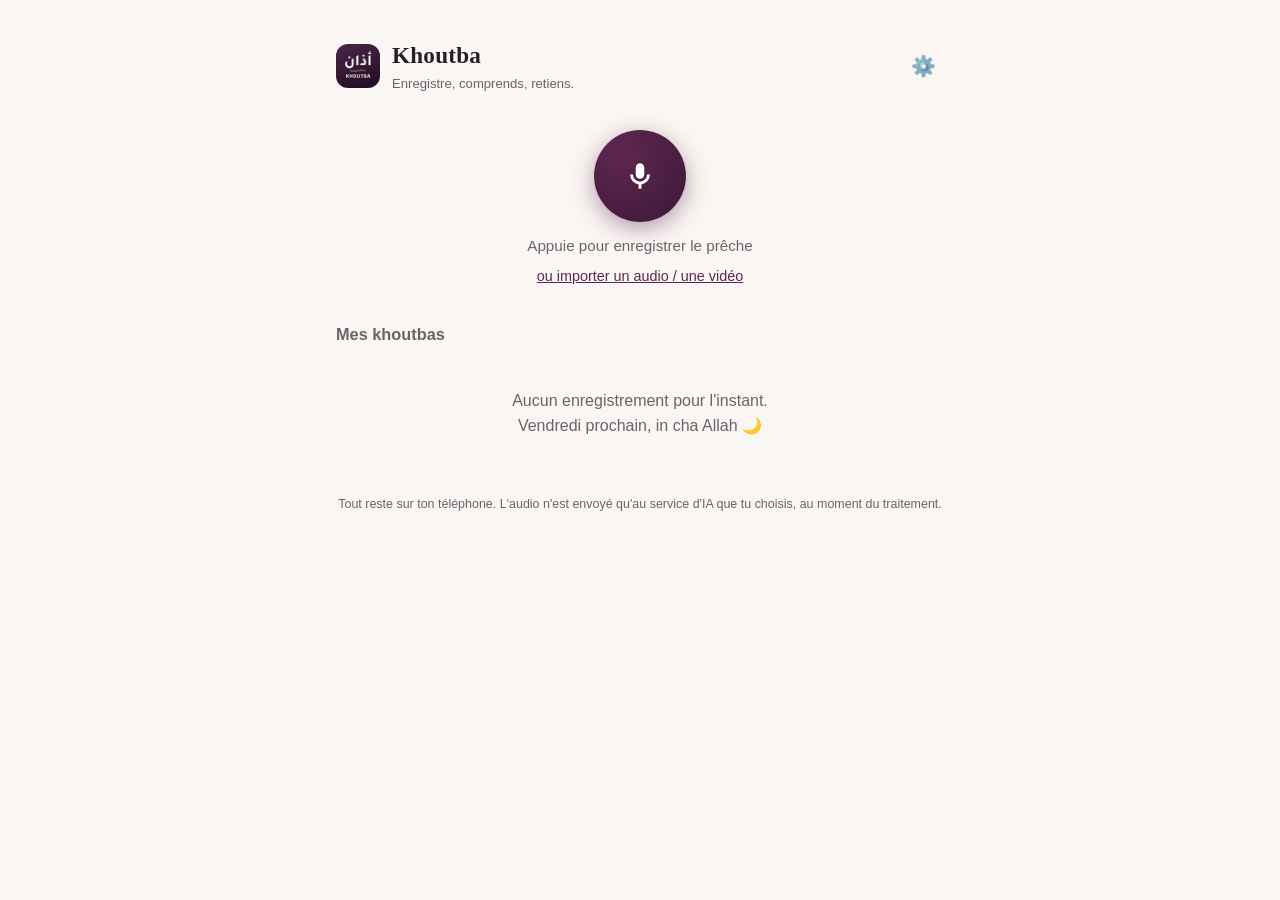
<file: index.html>
<!DOCTYPE html>
<html lang="fr">
<head>
  <meta charset="utf-8" />
  <meta name="viewport" content="width=device-width, initial-scale=1, viewport-fit=cover" />
  <title>Khoutba — enregistre, comprends, retiens</title>
  <meta name="description" content="Enregistre le prêche du vendredi à la mosquée, puis obtiens la transcription arabe, la traduction française et un résumé clair. Tout reste sur ton téléphone." />
  <meta name="theme-color" content="#5e2751" />
  <link rel="manifest" href="manifest.webmanifest" />
  <link rel="icon" href="icons/icon-192.png" type="image/png" />
  <link rel="apple-touch-icon" href="icons/apple-touch-icon.png" />
  <meta name="apple-mobile-web-app-capable" content="yes" />
  <meta name="apple-mobile-web-app-status-bar-style" content="default" />
  <meta name="apple-mobile-web-app-title" content="Khoutba" />
  <link rel="stylesheet" href="css/app.css" />
</head>
<body>
  <main id="app" aria-live="polite">
    <p class="chargement">Chargement…</p>
  </main>

  <!-- Voile plein écran pendant l'enregistrement -->
  <div id="voile-enregistrement" class="voile" role="dialog" aria-label="Enregistrement en cours">
    <div class="panneau-enregistrement">
      <div class="point-rouge" aria-hidden="true"></div>
      <p class="titre-enregistrement">Enregistrement en cours</p>
      <div id="chrono" class="chrono">0:00</div>
      <canvas id="vumetre" width="288" height="56" aria-hidden="true"></canvas>
      <p class="conseil-ecran">Garde l'écran allumé et l'app ouverte pendant le prêche.</p>
      <div class="commandes">
        <button id="btn-annuler" class="btn-secondaire">Annuler</button>
        <button id="btn-pause" class="btn-secondaire">Pause</button>
        <button id="btn-stop" class="btn-stop">Terminer</button>
      </div>
    </div>
  </div>

  <div id="toast" class="toast" role="status"></div>

  <script type="module" src="js/app.js"></script>
</body>
</html>
</file>
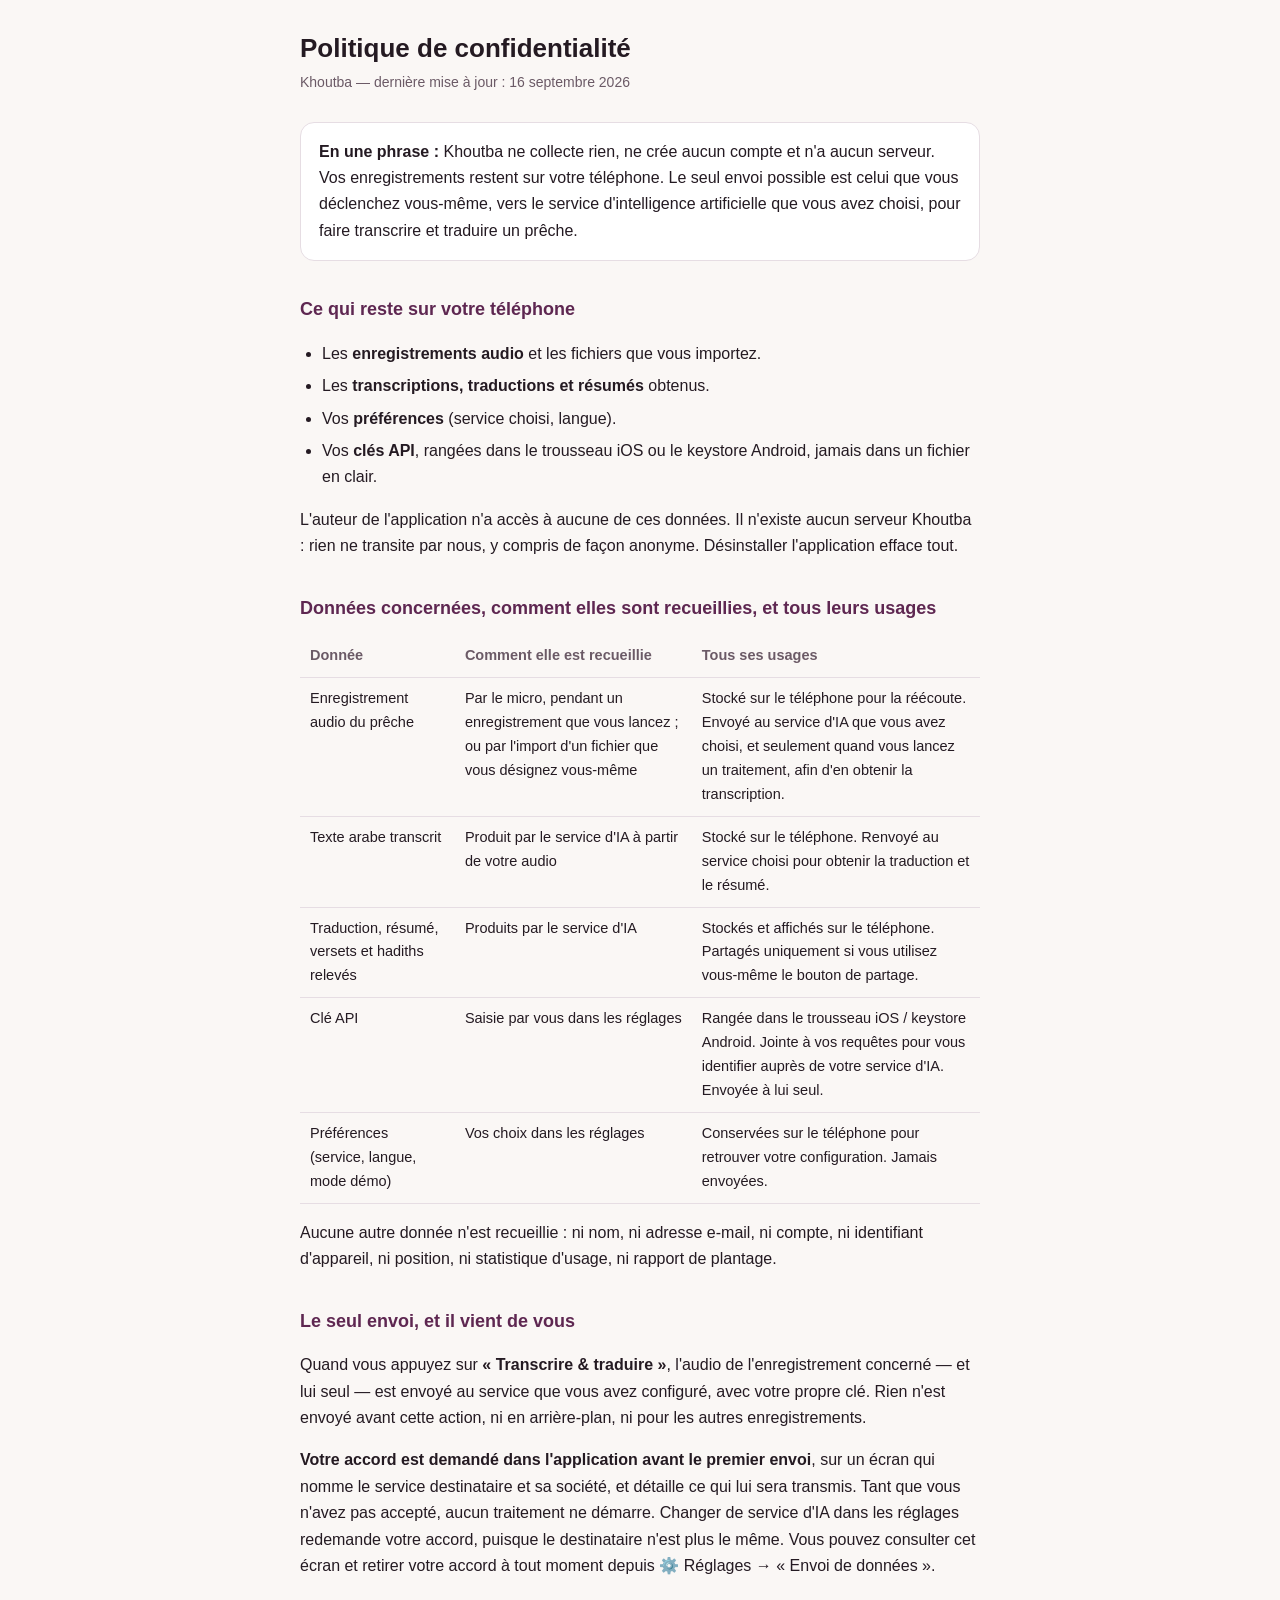
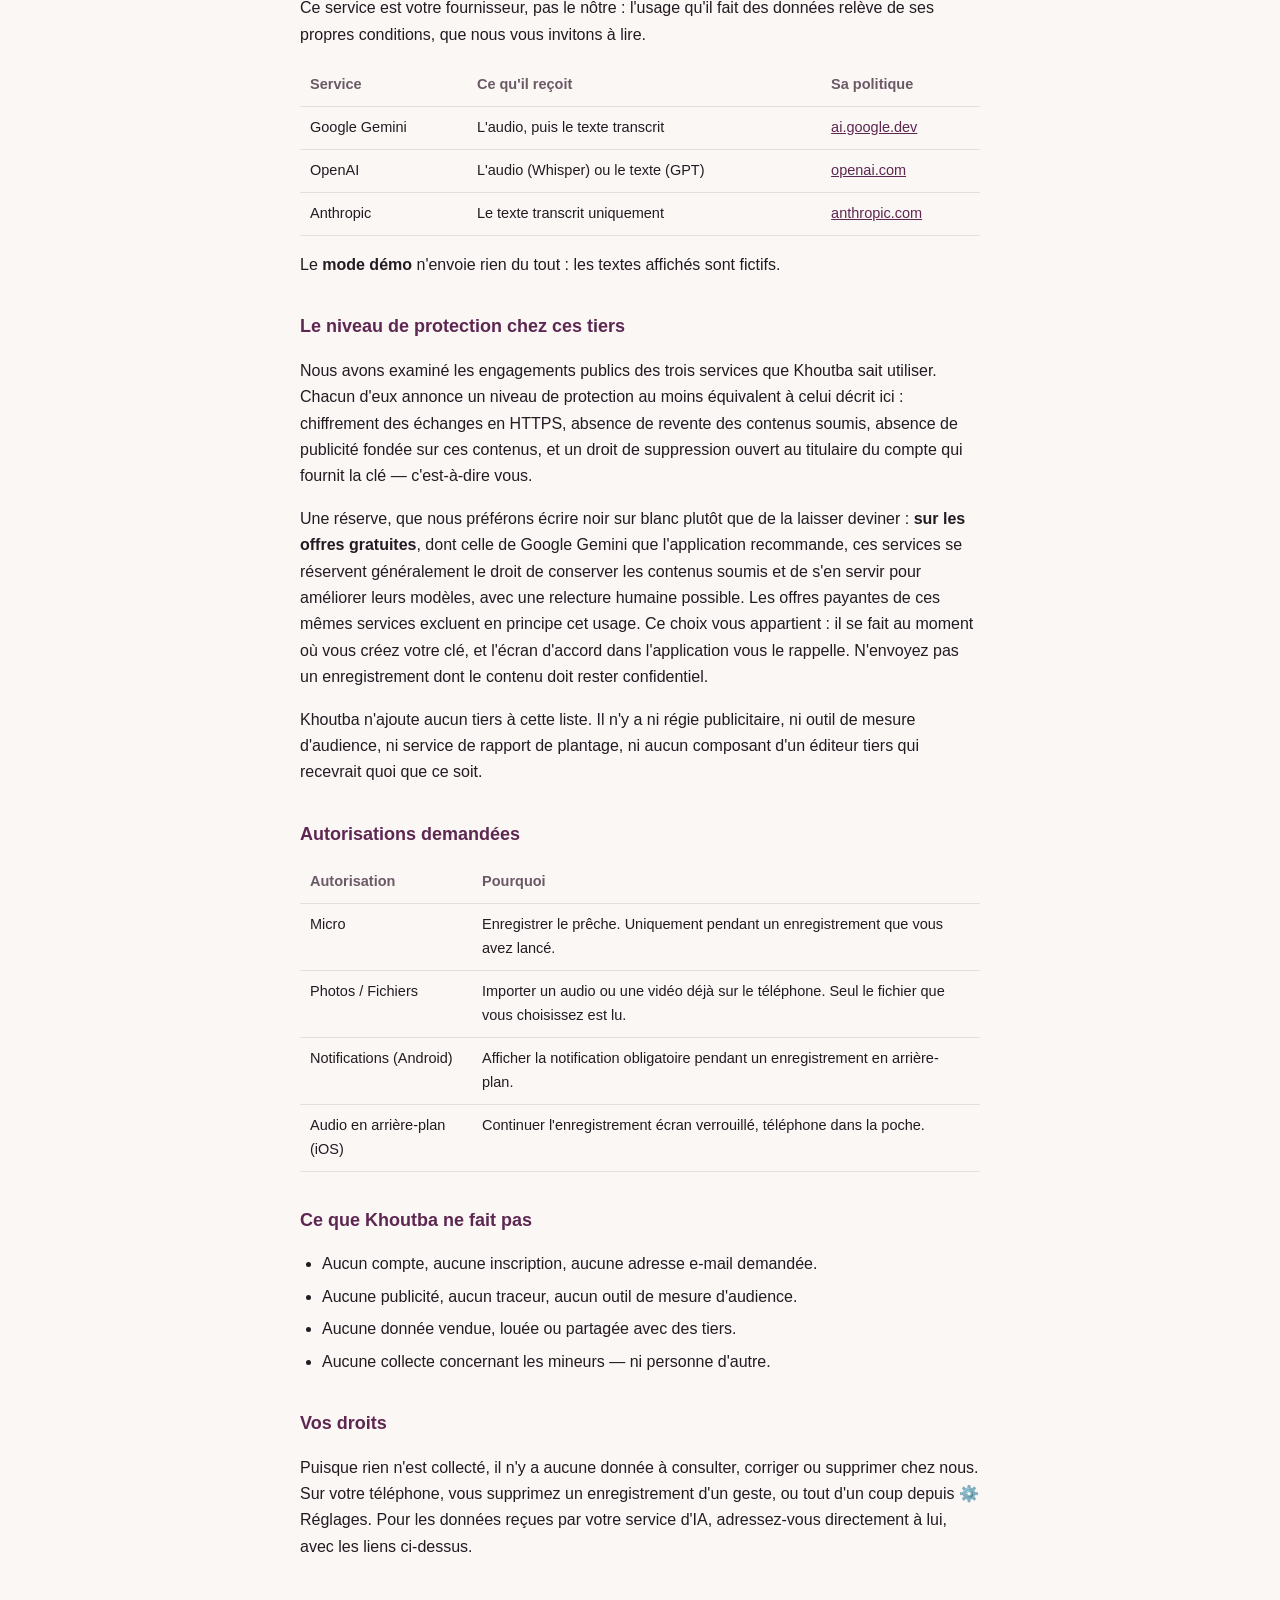
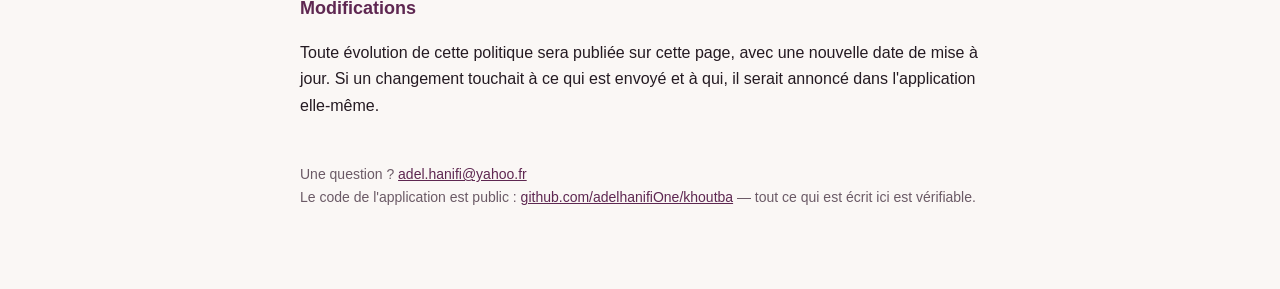
<file: privacy.html>
<!DOCTYPE html>
<html lang="fr">
<head>
  <meta charset="utf-8" />
  <meta name="viewport" content="width=device-width, initial-scale=1, viewport-fit=cover" />
  <title>Khoutba — Politique de confidentialité</title>
  <meta name="description" content="Ce que Khoutba fait de vos enregistrements : rien ne quitte le téléphone, sauf l'audio envoyé au service d'IA que vous choisissez, au moment où vous le demandez." />
  <meta name="theme-color" content="#5e2751" />
  <link rel="icon" href="icons/icon-192.png" type="image/png" />
  <style>
    :root {
      --fond: #faf7f5; --texte: #241a22; --doux: #6b5a66;
      --accent: #5e2751; --bord: #e6dde3; --carte: #fff;
    }
    @media (prefers-color-scheme: dark) {
      :root {
        --fond: #17111a; --texte: #ece6ea; --doux: #a897a4;
        --accent: #b87ba8; --bord: #2e2433; --carte: #221a26;
      }
    }
    * { box-sizing: border-box; }
    body {
      margin: 0; padding: 32px 20px 80px;
      font: 16px/1.65 -apple-system, BlinkMacSystemFont, "Segoe UI", Roboto, sans-serif;
      background: var(--fond); color: var(--texte);
    }
    main { max-width: 680px; margin: 0 auto; }
    h1 { font-size: 26px; line-height: 1.25; margin: 0 0 6px; }
    h2 { font-size: 18px; margin: 34px 0 10px; color: var(--accent); }
    .maj { color: var(--doux); font-size: 14px; margin: 0 0 28px; }
    .resume {
      background: var(--carte); border: 1px solid var(--bord);
      border-radius: 14px; padding: 16px 18px; margin: 0 0 8px;
    }
    ul { padding-left: 22px; }
    li { margin: 6px 0; }
    a { color: var(--accent); }
    footer { margin-top: 44px; font-size: 14px; color: var(--doux); }
    table { border-collapse: collapse; width: 100%; font-size: 14.5px; margin: 12px 0; }
    th, td { text-align: left; padding: 9px 10px; border-bottom: 1px solid var(--bord); vertical-align: top; }
    th { color: var(--doux); font-weight: 600; }
  </style>
</head>
<body>
<main>
  <h1>Politique de confidentialité</h1>
  <p class="maj">Khoutba — dernière mise à jour : 16 septembre 2026</p>

  <div class="resume">
    <strong>En une phrase :</strong> Khoutba ne collecte rien, ne crée aucun compte et n'a aucun
    serveur. Vos enregistrements restent sur votre téléphone. Le seul envoi possible est celui
    que vous déclenchez vous-même, vers le service d'intelligence artificielle que vous avez
    choisi, pour faire transcrire et traduire un prêche.
  </div>

  <h2>Ce qui reste sur votre téléphone</h2>
  <ul>
    <li>Les <strong>enregistrements audio</strong> et les fichiers que vous importez.</li>
    <li>Les <strong>transcriptions, traductions et résumés</strong> obtenus.</li>
    <li>Vos <strong>préférences</strong> (service choisi, langue).</li>
    <li>Vos <strong>clés API</strong>, rangées dans le trousseau iOS ou le keystore Android,
      jamais dans un fichier en clair.</li>
  </ul>
  <p>
    L'auteur de l'application n'a accès à aucune de ces données. Il n'existe aucun serveur
    Khoutba : rien ne transite par nous, y compris de façon anonyme. Désinstaller
    l'application efface tout.
  </p>

  <h2>Données concernées, comment elles sont recueillies, et tous leurs usages</h2>
  <table>
    <tr><th>Donnée</th><th>Comment elle est recueillie</th><th>Tous ses usages</th></tr>
    <tr>
      <td>Enregistrement audio du prêche</td>
      <td>Par le micro, pendant un enregistrement que vous lancez ; ou par l'import d'un
        fichier que vous désignez vous-même</td>
      <td>Stocké sur le téléphone pour la réécoute. Envoyé au service d'IA que vous avez
        choisi, et seulement quand vous lancez un traitement, afin d'en obtenir la
        transcription.</td>
    </tr>
    <tr>
      <td>Texte arabe transcrit</td>
      <td>Produit par le service d'IA à partir de votre audio</td>
      <td>Stocké sur le téléphone. Renvoyé au service choisi pour obtenir la traduction et
        le résumé.</td>
    </tr>
    <tr>
      <td>Traduction, résumé, versets et hadiths relevés</td>
      <td>Produits par le service d'IA</td>
      <td>Stockés et affichés sur le téléphone. Partagés uniquement si vous utilisez
        vous-même le bouton de partage.</td>
    </tr>
    <tr>
      <td>Clé API</td>
      <td>Saisie par vous dans les réglages</td>
      <td>Rangée dans le trousseau iOS / keystore Android. Jointe à vos requêtes pour vous
        identifier auprès de votre service d'IA. Envoyée à lui seul.</td>
    </tr>
    <tr>
      <td>Préférences (service, langue, mode démo)</td>
      <td>Vos choix dans les réglages</td>
      <td>Conservées sur le téléphone pour retrouver votre configuration. Jamais envoyées.</td>
    </tr>
  </table>
  <p>
    Aucune autre donnée n'est recueillie : ni nom, ni adresse e-mail, ni compte, ni identifiant
    d'appareil, ni position, ni statistique d'usage, ni rapport de plantage.
  </p>

  <h2>Le seul envoi, et il vient de vous</h2>
  <p>
    Quand vous appuyez sur <strong>« Transcrire &amp; traduire »</strong>, l'audio de
    l'enregistrement concerné — et lui seul — est envoyé au service que vous avez configuré,
    avec votre propre clé. Rien n'est envoyé avant cette action, ni en arrière-plan, ni pour
    les autres enregistrements.
  </p>
  <p>
    <strong>Votre accord est demandé dans l'application avant le premier envoi</strong>, sur un
    écran qui nomme le service destinataire et sa société, et détaille ce qui lui sera transmis.
    Tant que vous n'avez pas accepté, aucun traitement ne démarre. Changer de service d'IA dans
    les réglages redemande votre accord, puisque le destinataire n'est plus le même. Vous
    pouvez consulter cet écran et retirer votre accord à tout moment depuis
    ⚙️&nbsp;Réglages → « Envoi de données ».
  </p>
  <p>
    Ce service est votre fournisseur, pas le nôtre : l'usage qu'il fait des données relève de
    ses propres conditions, que nous vous invitons à lire.
  </p>
  <table>
    <tr><th>Service</th><th>Ce qu'il reçoit</th><th>Sa politique</th></tr>
    <tr>
      <td>Google Gemini</td><td>L'audio, puis le texte transcrit</td>
      <td><a href="https://ai.google.dev/gemini-api/terms">ai.google.dev</a></td>
    </tr>
    <tr>
      <td>OpenAI</td><td>L'audio (Whisper) ou le texte (GPT)</td>
      <td><a href="https://openai.com/policies/privacy-policy/">openai.com</a></td>
    </tr>
    <tr>
      <td>Anthropic</td><td>Le texte transcrit uniquement</td>
      <td><a href="https://www.anthropic.com/legal/privacy">anthropic.com</a></td>
    </tr>
  </table>
  <p>
    Le <strong>mode démo</strong> n'envoie rien du tout : les textes affichés sont fictifs.
  </p>

  <h2>Le niveau de protection chez ces tiers</h2>
  <p>
    Nous avons examiné les engagements publics des trois services que Khoutba sait utiliser.
    Chacun d'eux annonce un niveau de protection au moins équivalent à celui décrit ici :
    chiffrement des échanges en HTTPS, absence de revente des contenus soumis, absence de
    publicité fondée sur ces contenus, et un droit de suppression ouvert au titulaire du compte
    qui fournit la clé — c'est-à-dire vous.
  </p>
  <p>
    Une réserve, que nous préférons écrire noir sur blanc plutôt que de la laisser deviner :
    <strong>sur les offres gratuites</strong>, dont celle de Google Gemini que l'application
    recommande, ces services se réservent généralement le droit de conserver les contenus
    soumis et de s'en servir pour améliorer leurs modèles, avec une relecture humaine possible.
    Les offres payantes de ces mêmes services excluent en principe cet usage. Ce choix vous
    appartient : il se fait au moment où vous créez votre clé, et l'écran d'accord dans
    l'application vous le rappelle. N'envoyez pas un enregistrement dont le contenu doit rester
    confidentiel.
  </p>
  <p>
    Khoutba n'ajoute aucun tiers à cette liste. Il n'y a ni régie publicitaire, ni outil de
    mesure d'audience, ni service de rapport de plantage, ni aucun composant d'un éditeur tiers
    qui recevrait quoi que ce soit.
  </p>

  <h2>Autorisations demandées</h2>
  <table>
    <tr><th>Autorisation</th><th>Pourquoi</th></tr>
    <tr><td>Micro</td><td>Enregistrer le prêche. Uniquement pendant un enregistrement que vous avez lancé.</td></tr>
    <tr><td>Photos / Fichiers</td><td>Importer un audio ou une vidéo déjà sur le téléphone. Seul le fichier que vous choisissez est lu.</td></tr>
    <tr><td>Notifications (Android)</td><td>Afficher la notification obligatoire pendant un enregistrement en arrière-plan.</td></tr>
    <tr><td>Audio en arrière-plan (iOS)</td><td>Continuer l'enregistrement écran verrouillé, téléphone dans la poche.</td></tr>
  </table>

  <h2>Ce que Khoutba ne fait pas</h2>
  <ul>
    <li>Aucun compte, aucune inscription, aucune adresse e-mail demandée.</li>
    <li>Aucune publicité, aucun traceur, aucun outil de mesure d'audience.</li>
    <li>Aucune donnée vendue, louée ou partagée avec des tiers.</li>
    <li>Aucune collecte concernant les mineurs — ni personne d'autre.</li>
  </ul>

  <h2>Vos droits</h2>
  <p>
    Puisque rien n'est collecté, il n'y a aucune donnée à consulter, corriger ou supprimer chez
    nous. Sur votre téléphone, vous supprimez un enregistrement d'un geste, ou tout d'un coup
    depuis ⚙️ Réglages. Pour les données reçues par votre service d'IA, adressez-vous
    directement à lui, avec les liens ci-dessus.
  </p>

  <h2>Modifications</h2>
  <p>
    Toute évolution de cette politique sera publiée sur cette page, avec une nouvelle date de
    mise à jour. Si un changement touchait à ce qui est envoyé et à qui, il serait annoncé dans
    l'application elle-même.
  </p>

  <footer>
    Une question ? <a href="mailto:adel.hanifi@yahoo.fr">adel.hanifi@yahoo.fr</a><br />
    Le code de l'application est public :
    <a href="https://github.com/adelhanifiOne/khoutba">github.com/adelhanifiOne/khoutba</a> —
    tout ce qui est écrit ici est vérifiable.
  </footer>
</main>
</body>
</html>
</file>
<file: css/app.css>
/* Khoutba — styles. Mobile d'abord, clair/sombre automatique. */

:root {
  --accent: #5e2751;          /* prune, accordé au logo */
  --accent-fonce: #3d1836;
  --accent-texte: #5e2751;    /* titres et liens */
  --or: #c9a227;              /* doré décoratif (filets, bordures) */
  --or-texte: #8a6b12;        /* doré lisible comme texte sur fond clair */
  --fond: #faf6f3;
  --carte: #ffffff;
  --texte: #2a1f28;
  --texte-doux: #6e6169;
  --bord: #e7dde4;
  --erreur: #b3382c;
  --ok: #5e2751;
  --ombre: 0 1px 3px rgba(42, 31, 40, 0.08), 0 4px 14px rgba(42, 31, 40, 0.06);
  --rayon: 14px;
}

@media (prefers-color-scheme: dark) {
  :root {
    --accent: #9b5a8b;        /* boutons : assez foncé pour du texte blanc */
    --accent-fonce: #7a3a6b;
    --accent-texte: #b87ba8;  /* titres et liens : plus clair pour le fond sombre */
    --or: #d4b04a;
    --or-texte: #d4b04a;
    --fond: #17111a;
    --carte: #221a26;
    --texte: #ece7ea;
    --texte-doux: #9c8f98;
    --bord: #33283a;
    --erreur: #e07b6f;
    --ok: #b87ba8;
    --ombre: 0 1px 3px rgba(0, 0, 0, 0.4);
  }
}

* { box-sizing: border-box; }

html, body {
  margin: 0;
  padding: 0;
  background: var(--fond);
  color: var(--texte);
  font-family: -apple-system, BlinkMacSystemFont, "Segoe UI", Roboto, "Helvetica Neue", Arial, sans-serif;
  font-size: 16px;
  line-height: 1.55;
}

#app {
  max-width: 640px;
  margin: 0 auto;
  padding: max(12px, env(safe-area-inset-top)) 16px calc(32px + env(safe-area-inset-bottom));
}

.chargement { color: var(--texte-doux); text-align: center; padding: 48px 0; }

/* ---------- entête ---------- */

.entete {
  display: flex;
  align-items: center;
  justify-content: space-between;
  gap: 10px;
  padding: 6px 0 14px;
}

.marque { display: flex; align-items: center; gap: 12px; }
.logo { width: 44px; height: 44px; border-radius: 12px; }

h1 { font-size: 1.45rem; margin: 0; font-family: Georgia, "Times New Roman", serif; letter-spacing: 0.2px; }
.devise { margin: 0; font-size: 0.82rem; color: var(--texte-doux); }
.titre-page { flex: 1; text-align: center; font-size: 1.15rem; }

.bouton-icone {
  min-width: 42px; height: 42px;
  display: inline-flex; align-items: center; justify-content: center;
  border: none; background: transparent; border-radius: 12px;
  font-size: 1.25rem; color: var(--texte); text-decoration: none; cursor: pointer;
}
.bouton-icone:active { background: var(--bord); }

.bandeau {
  background: color-mix(in srgb, var(--or) 18%, var(--carte));
  border: 1px solid color-mix(in srgb, var(--or) 45%, transparent);
  border-radius: var(--rayon);
  padding: 10px 14px;
  font-size: 0.9rem;
  margin-bottom: 14px;
}
.bandeau a { color: inherit; }

/* ---------- zone d'enregistrement ---------- */

.zone-enregistrer { text-align: center; padding: 22px 0 26px; }

.btn-micro {
  width: 92px; height: 92px; border-radius: 50%;
  border: none; cursor: pointer;
  background: radial-gradient(circle at 30% 25%, var(--accent), var(--accent-fonce));
  color: #fff;
  box-shadow: 0 6px 22px color-mix(in srgb, var(--accent) 45%, transparent);
  display: inline-flex; align-items: center; justify-content: center;
  transition: transform 0.12s ease;
}
.btn-micro:active { transform: scale(0.94); }

.aide-micro { margin: 12px 0 4px; color: var(--texte-doux); font-size: 0.95rem; }

.lien {
  background: none; border: none; cursor: pointer;
  color: var(--accent-texte); font-size: 0.9rem; text-decoration: underline; padding: 6px;
}

/* ---------- liste ---------- */

.liste h2 { font-size: 1.02rem; color: var(--texte-doux); font-weight: 600; margin: 6px 0 10px; }

.carte {
  display: flex; align-items: center; gap: 12px;
  background: var(--carte);
  border: 1px solid var(--bord);
  border-radius: var(--rayon);
  box-shadow: var(--ombre);
  padding: 14px;
  margin-bottom: 10px;
  text-decoration: none; color: inherit;
}
.carte:active { background: color-mix(in srgb, var(--carte) 80%, var(--bord)); }
.carte-texte { flex: 1; min-width: 0; }
.carte-titre { font-weight: 600; white-space: nowrap; overflow: hidden; text-overflow: ellipsis; }
.carte-sous { font-size: 0.83rem; color: var(--texte-doux); margin-top: 2px; }

.badge {
  flex-shrink: 0;
  font-size: 0.74rem; font-weight: 600;
  padding: 4px 9px; border-radius: 99px; white-space: nowrap;
}
.badge-neutre { background: var(--bord); color: var(--texte-doux); }
.badge-etape  { background: color-mix(in srgb, var(--or) 22%, transparent); color: var(--or-texte); }
.badge-actif  { background: color-mix(in srgb, var(--accent) 16%, transparent); color: var(--accent-texte); }
.badge-ok     { background: color-mix(in srgb, var(--ok) 16%, transparent); color: var(--ok); }
.badge-erreur { background: color-mix(in srgb, var(--erreur) 15%, transparent); color: var(--erreur); }

.vide { color: var(--texte-doux); text-align: center; padding: 26px 12px; }

.pied { color: var(--texte-doux); font-size: 0.78rem; text-align: center; margin-top: 30px; }

/* ---------- voile d'enregistrement ---------- */

.voile {
  position: fixed; inset: 0; z-index: 50;
  display: none; align-items: center; justify-content: center;
  background: color-mix(in srgb, var(--fond) 88%, transparent);
  backdrop-filter: blur(8px);
  padding: 20px;
}
.voile.visible { display: flex; }

.panneau-enregistrement {
  width: 100%; max-width: 360px;
  background: var(--carte);
  border: 1px solid var(--bord);
  border-radius: 22px;
  box-shadow: var(--ombre);
  padding: 26px 22px calc(22px + env(safe-area-inset-bottom));
  text-align: center;
}

.point-rouge {
  width: 12px; height: 12px; border-radius: 50%;
  background: #d33; margin: 0 auto 8px;
  animation: pulse 1.4s ease-in-out infinite;
}
@keyframes pulse { 0%, 100% { opacity: 1; } 50% { opacity: 0.25; } }

.titre-enregistrement { margin: 0; font-weight: 600; }
.chrono { font-size: 2.6rem; font-variant-numeric: tabular-nums; margin: 6px 0 4px; font-weight: 300; }
#vumetre { width: 100%; height: 56px; }
.conseil-ecran { font-size: 0.82rem; color: var(--texte-doux); margin: 8px 0 18px; }

.commandes { display: flex; gap: 10px; justify-content: center; }

.btn-stop {
  background: #c73a2e; color: #fff; border: none;
  border-radius: 12px; padding: 12px 22px;
  font-size: 1rem; font-weight: 600; cursor: pointer;
}

/* ---------- détail ---------- */

.champ-titre {
  flex: 1; min-width: 0;
  font-size: 1.08rem; font-weight: 600;
  border: 1px solid transparent; border-radius: 10px;
  background: transparent; color: inherit; padding: 8px 10px;
}
.champ-titre:focus { outline: none; border-color: var(--accent); background: var(--carte); }

.meta-detail { color: var(--texte-doux); font-size: 0.86rem; margin: 0 0 12px; display: flex; align-items: center; gap: 8px; flex-wrap: wrap; }

.lecteur { width: 100%; margin-bottom: 14px; }

.actions { display: flex; gap: 8px; flex-wrap: wrap; margin-bottom: 12px; }

.btn-principal {
  flex: 1;
  background: var(--accent); color: #fff;
  border: none; border-radius: 12px;
  padding: 13px 16px; font-size: 0.98rem; font-weight: 600; cursor: pointer;
}
.btn-principal:disabled { opacity: 0.55; cursor: default; }
.btn-principal:active:not(:disabled) { background: var(--accent-fonce); }

.btn-secondaire {
  background: var(--carte); color: var(--texte);
  border: 1px solid var(--bord); border-radius: 12px;
  padding: 12px 16px; font-size: 0.95rem; cursor: pointer;
}
.btn-secondaire:disabled { opacity: 0.45; cursor: default; }

.btn-danger {
  width: 100%;
  background: transparent; color: var(--erreur);
  border: 1px solid color-mix(in srgb, var(--erreur) 45%, transparent);
  border-radius: 12px; padding: 12px 16px; font-size: 0.95rem; cursor: pointer;
  margin-top: 8px;
}

.progression {
  display: none; align-items: center; gap: 10px;
  background: color-mix(in srgb, var(--accent) 9%, var(--carte));
  border: 1px solid color-mix(in srgb, var(--accent) 30%, transparent);
  border-radius: var(--rayon); padding: 12px 14px;
  font-size: 0.9rem; margin-bottom: 12px;
}
.progression.visible { display: flex; }

.spinner {
  width: 16px; height: 16px; flex-shrink: 0;
  border: 2px solid color-mix(in srgb, var(--accent) 30%, transparent);
  border-top-color: var(--accent);
  border-radius: 50%;
  animation: tourner 0.9s linear infinite;
}
@keyframes tourner { to { transform: rotate(360deg); } }

.encart-erreur {
  background: color-mix(in srgb, var(--erreur) 10%, var(--carte));
  border: 1px solid color-mix(in srgb, var(--erreur) 35%, transparent);
  color: var(--erreur);
  border-radius: var(--rayon); padding: 12px 14px;
  font-size: 0.9rem; margin-bottom: 12px;
  overflow-wrap: anywhere;
}

/* ---------- onglets ---------- */

.onglets {
  display: flex; gap: 4px;
  background: var(--carte);
  border: 1px solid var(--bord);
  border-radius: 12px; padding: 4px;
  margin-bottom: 14px;
  position: sticky; top: 8px; z-index: 5;
  box-shadow: var(--ombre);
}

.onglet {
  flex: 1;
  background: transparent; border: none; cursor: pointer;
  border-radius: 9px; padding: 9px 6px;
  font-size: 0.9rem; font-weight: 600; color: var(--texte-doux);
}
.onglet.actif { background: var(--accent); color: #fff; }

.contenu-onglet { padding-bottom: 30px; }

.texte-arabe {
  font-size: 1.28rem; line-height: 2.15;
  font-family: "Noto Naskh Arabic", "Geeza Pro", "Amiri", "Scheherazade New", serif;
}
.texte-arabe p { margin: 0 0 1em; }

.texte-traduction p, .synthese p { margin: 0 0 0.9em; }

.synthese .theme {
  font-style: italic; color: var(--texte-doux);
  border-inline-start: 3px solid var(--or);
  padding-inline-start: 12px;
}

.synthese h3 {
  font-size: 1rem; margin: 20px 0 8px;
  color: var(--accent-texte);
  font-family: Georgia, serif;
}

.synthese ul { margin: 0; padding-inline-start: 20px; }
.synthese li { margin-bottom: 6px; }

.citation {
  background: var(--carte);
  border: 1px solid var(--bord);
  border-inline-start: 3px solid var(--or);
  border-radius: 10px;
  padding: 12px 14px;
  margin-bottom: 10px;
}
.citation-arabe {
  font-size: 1.18rem; line-height: 1.95;
  font-family: "Noto Naskh Arabic", "Geeza Pro", "Amiri", serif;
  margin-bottom: 6px;
}
.citation-trad { font-size: 0.94rem; }
.citation-ref { font-size: 0.8rem; color: var(--texte-doux); margin-top: 6px; }

/* ---------- réglages ---------- */

.bloc-reglage {
  background: var(--carte);
  border: 1px solid var(--bord);
  border-radius: var(--rayon);
  box-shadow: var(--ombre);
  padding: 16px;
  margin-bottom: 14px;
}
.bloc-reglage h2 { margin: 0 0 4px; font-size: 1rem; }
.explication { margin: 0 0 12px; font-size: 0.84rem; color: var(--texte-doux); }

.ligne-reglage {
  display: flex; align-items: center; justify-content: space-between; gap: 12px;
  padding: 10px 0;
  border-top: 1px solid var(--bord);
  font-size: 0.94rem;
}
.ligne-reglage:first-of-type { border-top: none; }
.ligne-reglage.cache { display: none; }
.ligne-reglage select {
  max-width: 55%;
  background: var(--fond); color: var(--texte);
  border: 1px solid var(--bord); border-radius: 9px;
  padding: 8px 10px; font-size: 0.9rem;
}
.ligne-reglage input[type="checkbox"] { width: 20px; height: 20px; accent-color: var(--accent); }
.valeur-douce { color: var(--texte-doux); }

.ligne-cle { padding: 8px 0; border-top: 1px solid var(--bord); }
.ligne-cle:first-of-type { border-top: none; }
.ligne-cle label { font-size: 0.92rem; font-weight: 600; display: block; margin-bottom: 6px; }
.aide-cle { font-weight: 400; color: var(--texte-doux); font-size: 0.78rem; margin-inline-start: 6px; }
.groupe-cle { display: flex; gap: 6px; }
.groupe-cle input {
  flex: 1; min-width: 0;
  background: var(--fond); color: var(--texte);
  border: 1px solid var(--bord); border-radius: 9px;
  padding: 10px 12px; font-size: 0.9rem;
}
.groupe-cle input:focus { outline: none; border-color: var(--accent); }

/* ---------- toast ---------- */

.toast {
  position: fixed; left: 50%; bottom: calc(24px + env(safe-area-inset-bottom));
  transform: translateX(-50%) translateY(20px);
  background: var(--texte); color: var(--fond);
  border-radius: 12px; padding: 11px 18px;
  font-size: 0.9rem; max-width: min(92vw, 480px);
  opacity: 0; pointer-events: none;
  transition: opacity 0.2s ease, transform 0.2s ease;
  z-index: 100;
  text-align: center;
}
.toast.visible { opacity: 1; transform: translateX(-50%) translateY(0); }

@media (min-width: 700px) {
  body { padding-top: 20px; }
}
</file>
